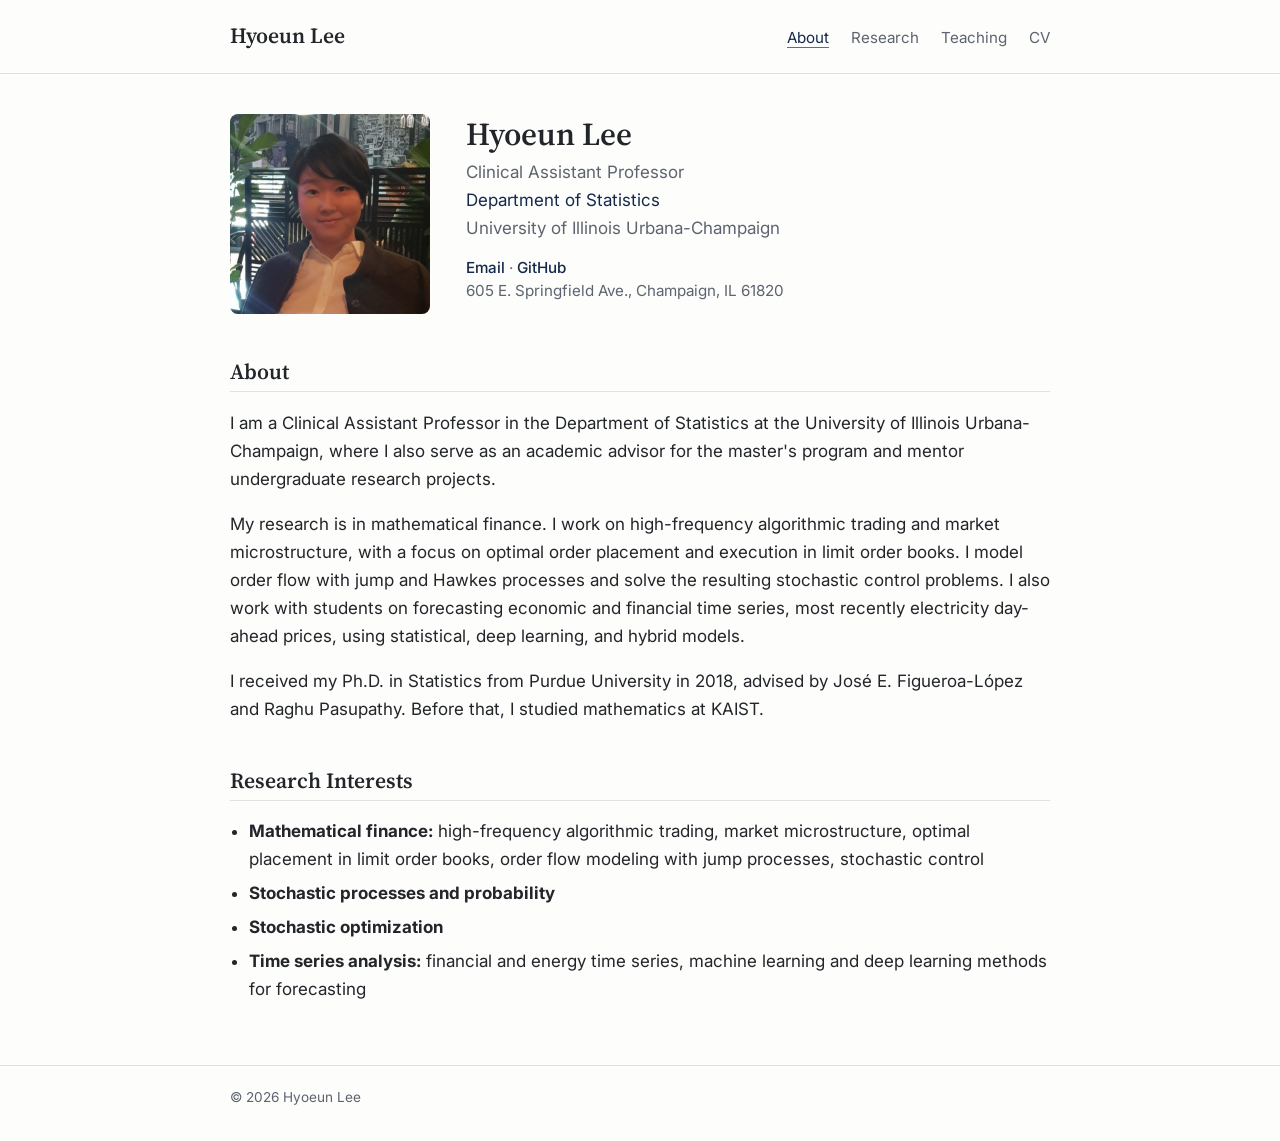
<file: index.html>
<!DOCTYPE html>
<html lang="en">
<head>
  <meta charset="utf-8">
  <meta name="viewport" content="width=device-width, initial-scale=1">
  <title>Hyoeun Lee</title>
  <meta name="description" content="Hyoeun Lee, Clinical Assistant Professor, Department of Statistics, University of Illinois Urbana-Champaign. Research in mathematical finance, limit order books, and stochastic control.">
  <link rel="preconnect" href="https://fonts.googleapis.com">
  <link rel="preconnect" href="https://fonts.gstatic.com" crossorigin>
  <link href="https://fonts.googleapis.com/css2?family=Inter:wght@400;500;600&family=Source+Serif+4:wght@400;600&display=swap" rel="stylesheet">
  <link rel="stylesheet" href="style.css">
</head>
<body>
  <header class="site-header">
    <div class="wrap">
      <a class="site-title" href="index.html">Hyoeun Lee</a>
      <nav>
        <ul>
          <li><a href="index.html" aria-current="page">About</a></li>
          <li><a href="research.html">Research</a></li>
          <li><a href="teaching.html">Teaching</a></li>
          <li><a href="cv.html">CV</a></li>
        </ul>
      </nav>
    </div>
  </header>

  <main class="wrap">
    <section class="profile">
      <!-- Add your photo as images/profile.jpg. Until then it stays hidden. -->
      <img src="images/profile.jpg" alt="Hyoeun Lee"
           onerror="this.parentElement.classList.add('no-photo'); this.remove();">
      <div>
        <h1>Hyoeun Lee</h1>
        <p class="lead">Clinical Assistant Professor<br>
          <a href="https://stat.illinois.edu/">Department of Statistics</a><br>
          University of Illinois Urbana-Champaign</p>

        <div class="contact">
          <a href="mailto:hyoeun@illinois.edu" title="hyoeun@illinois.edu">Email</a> &middot;
          <a href="https://github.com/hyoeun-lee">GitHub</a><br>
          605 E. Springfield Ave., Champaign, IL 61820
        </div>
      </div>
    </section>

    <section>
      <h2>About</h2>
      <p>I am a Clinical Assistant Professor in the Department of Statistics at the
        University of Illinois Urbana-Champaign, where I also serve as an academic
        advisor for the master's program and mentor undergraduate research projects.</p>
      <p>My research is in mathematical finance. I work on high-frequency algorithmic
        trading and market microstructure, with a focus on optimal order placement and
        execution in limit order books. I model order flow with jump and Hawkes
        processes and solve the resulting stochastic control problems. I also work with
        students on forecasting economic and financial time series, most recently
        electricity day-ahead prices, using statistical, deep learning, and hybrid models.</p>
      <p>I received my Ph.D. in Statistics from Purdue University in 2018, advised by
        José E. Figueroa-López and
        Raghu Pasupathy. Before that, I studied mathematics at KAIST.</p>
    </section>

    <section>
      <h2>Research Interests</h2>
      <ul class="interests">
        <li><strong>Mathematical finance:</strong> high-frequency algorithmic trading,
          market microstructure, optimal placement in limit order books, order flow
          modeling with jump processes, stochastic control</li>
        <li><strong>Stochastic processes and probability</strong></li>
        <li><strong>Stochastic optimization</strong></li>
        <li><strong>Time series analysis:</strong> financial and energy time series,
          machine learning and deep learning methods for forecasting</li>
      </ul>
    </section>
  </main>

  <footer>
    <div class="wrap">© 2026 Hyoeun Lee</div>
  </footer>
</body>
</html>
</file>
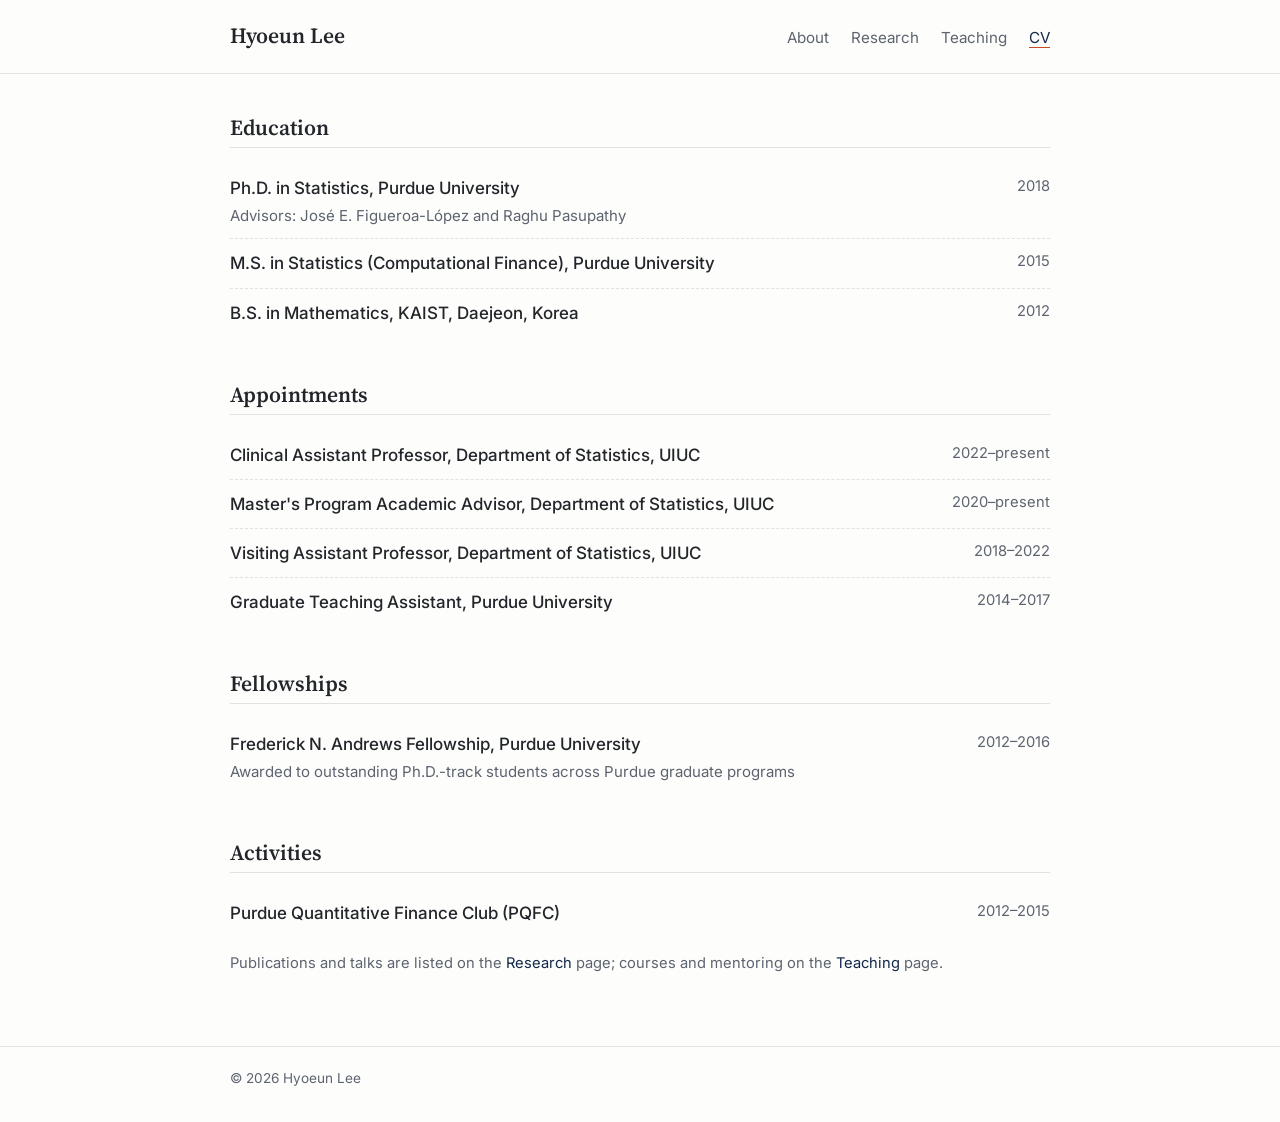
<file: cv.html>
<!DOCTYPE html>
<html lang="en">
<head>
  <meta charset="utf-8">
  <meta name="viewport" content="width=device-width, initial-scale=1">
  <title>CV · Hyoeun Lee</title>
  <meta name="description" content="Curriculum vitae of Hyoeun Lee.">
  <link rel="preconnect" href="https://fonts.googleapis.com">
  <link rel="preconnect" href="https://fonts.gstatic.com" crossorigin>
  <link href="https://fonts.googleapis.com/css2?family=Inter:wght@400;500;600&family=Source+Serif+4:wght@400;600&display=swap" rel="stylesheet">
  <link rel="stylesheet" href="style.css">
</head>
<body>
  <header class="site-header">
    <div class="wrap">
      <a class="site-title" href="index.html">Hyoeun Lee</a>
      <nav>
        <ul>
          <li><a href="index.html">About</a></li>
          <li><a href="research.html">Research</a></li>
          <li><a href="teaching.html">Teaching</a></li>
          <li><a href="cv.html" aria-current="page">CV</a></li>
        </ul>
      </nav>
    </div>
  </header>

  <main class="wrap">
    <!-- To offer a PDF download: upload your CV as files/CV_HyoeunLee.pdf, then uncomment the line below.
    <p><a class="button" href="files/CV_HyoeunLee.pdf">Download full CV (PDF)</a></p>
    -->

    <section>
      <h2>Education</h2>
      <ul class="entries">
        <li>
          <span class="what">Ph.D. in Statistics, Purdue University</span>
          <span class="when">2018</span>
          <span class="detail">Advisors: José E. Figueroa-López and Raghu Pasupathy</span>
        </li>
        <li>
          <span class="what">M.S. in Statistics (Computational Finance), Purdue University</span>
          <span class="when">2015</span>
        </li>
        <li>
          <span class="what">B.S. in Mathematics, KAIST, Daejeon, Korea</span>
          <span class="when">2012</span>
        </li>
      </ul>
    </section>

    <section>
      <h2>Appointments</h2>
      <ul class="entries">
        <li>
          <span class="what">Clinical Assistant Professor, Department of Statistics, UIUC</span>
          <span class="when">2022–present</span>
        </li>
        <li>
          <span class="what">Master's Program Academic Advisor, Department of Statistics, UIUC</span>
          <span class="when">2020–present</span>
        </li>
        <li>
          <span class="what">Visiting Assistant Professor, Department of Statistics, UIUC</span>
          <span class="when">2018–2022</span>
        </li>
        <li>
          <span class="what">Graduate Teaching Assistant, Purdue University</span>
          <span class="when">2014–2017</span>
        </li>
      </ul>
    </section>

    <section>
      <h2>Fellowships</h2>
      <ul class="entries">
        <li>
          <span class="what">Frederick N. Andrews Fellowship, Purdue University</span>
          <span class="when">2012–2016</span>
          <span class="detail">Awarded to outstanding Ph.D.-track students across Purdue graduate programs</span>
        </li>
      </ul>
    </section>

    <section>
      <h2>Activities</h2>
      <ul class="entries">
        <li>
          <span class="what">Purdue Quantitative Finance Club (PQFC)</span>
          <span class="when">2012–2015</span>
        </li>
      </ul>
    </section>

    <p class="note">Publications and talks are listed on the <a href="research.html">Research</a> page;
      courses and mentoring on the <a href="teaching.html">Teaching</a> page.</p>
  </main>

  <footer>
    <div class="wrap">© 2026 Hyoeun Lee</div>
  </footer>
</body>
</html>
</file>
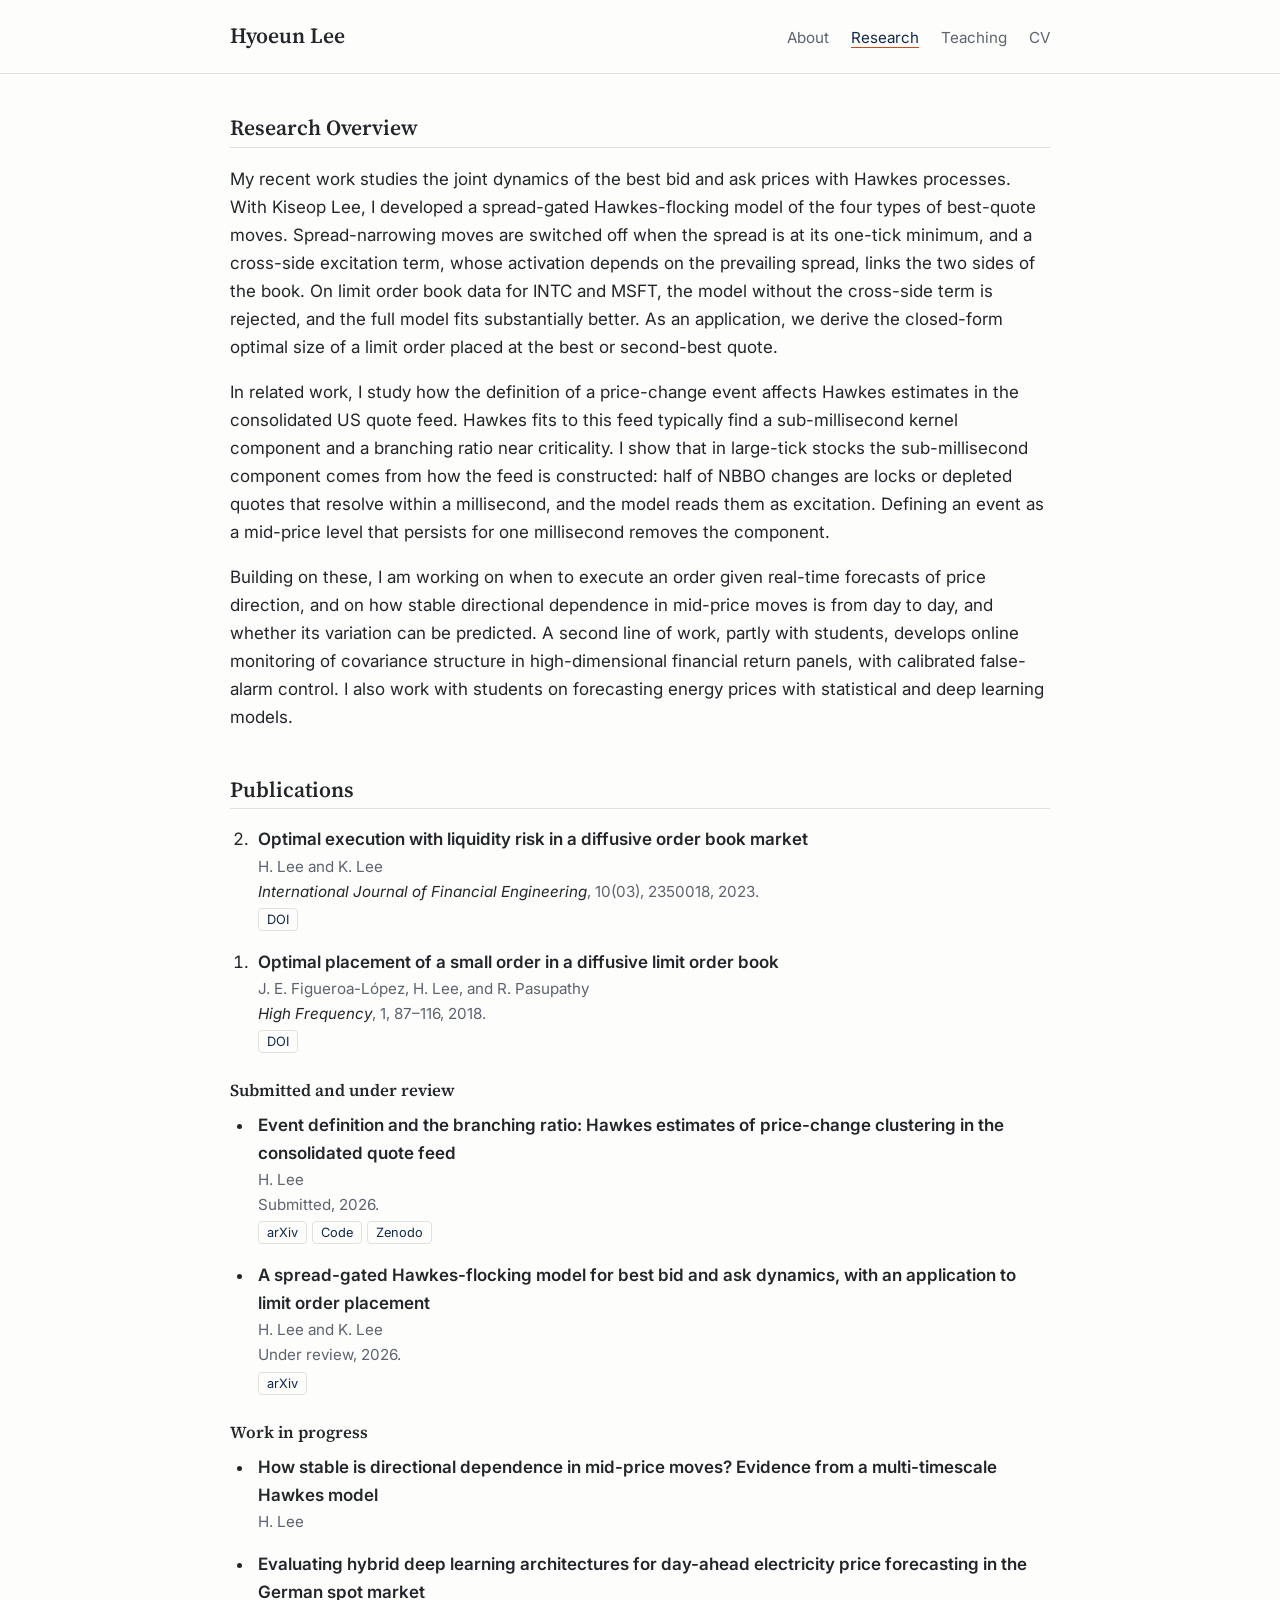
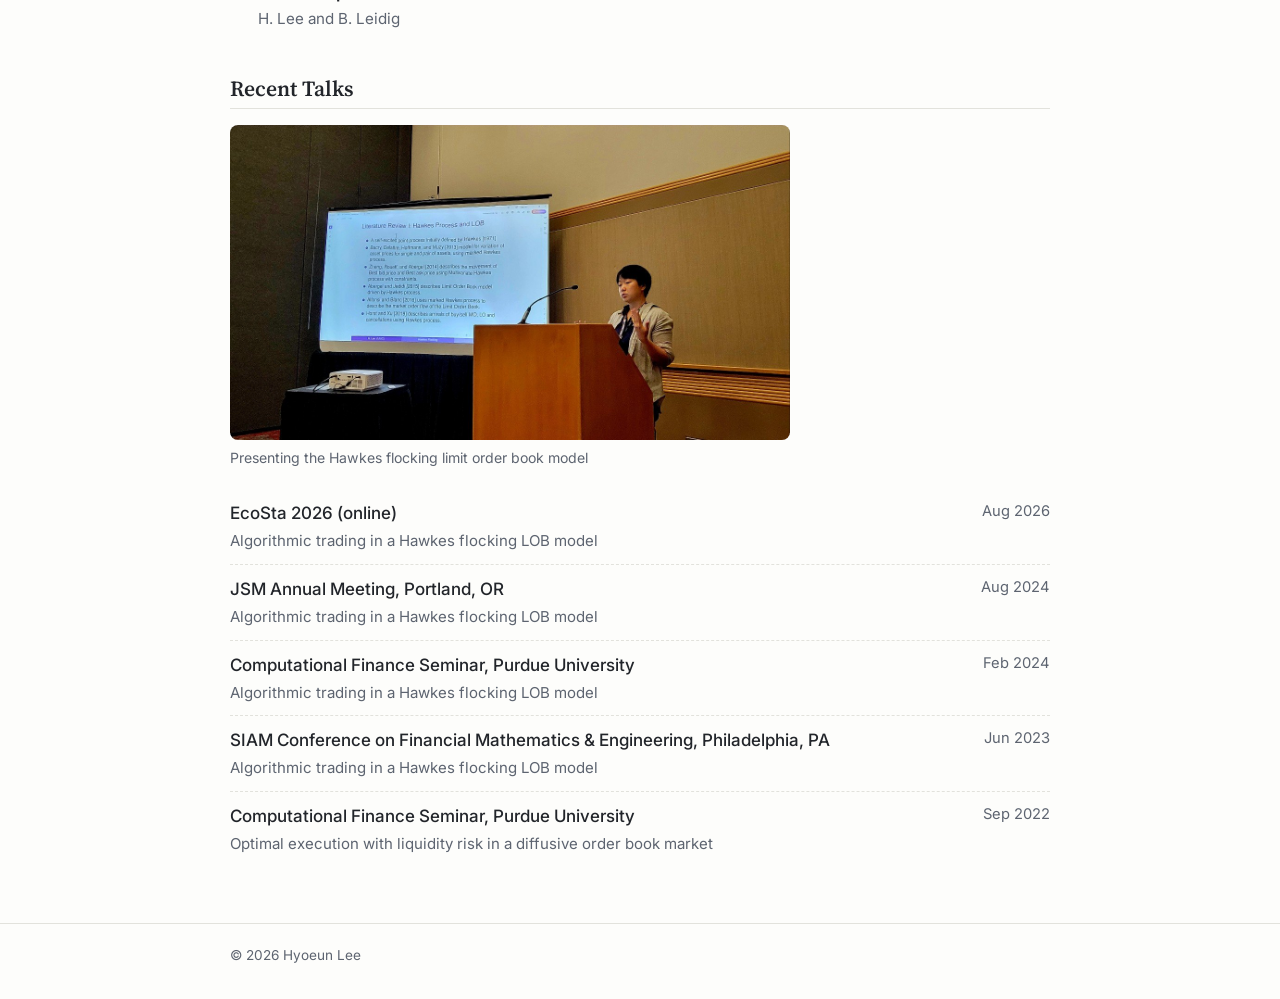
<file: research.html>
<!DOCTYPE html>
<html lang="en">
<head>
  <meta charset="utf-8">
  <meta name="viewport" content="width=device-width, initial-scale=1">
  <title>Research · Hyoeun Lee</title>
  <meta name="description" content="Publications and talks by Hyoeun Lee.">
  <link rel="preconnect" href="https://fonts.googleapis.com">
  <link rel="preconnect" href="https://fonts.gstatic.com" crossorigin>
  <link href="https://fonts.googleapis.com/css2?family=Inter:wght@400;500;600&family=Source+Serif+4:wght@400;600&display=swap" rel="stylesheet">
  <link rel="stylesheet" href="style.css">
</head>
<body>
  <header class="site-header">
    <div class="wrap">
      <a class="site-title" href="index.html">Hyoeun Lee</a>
      <nav>
        <ul>
          <li><a href="index.html">About</a></li>
          <li><a href="research.html" aria-current="page">Research</a></li>
          <li><a href="teaching.html">Teaching</a></li>
          <li><a href="cv.html">CV</a></li>
        </ul>
      </nav>
    </div>
  </header>

  <main class="wrap">
    <section>
      <h2>Research Overview</h2>
      <p>My recent work studies the joint dynamics of the best bid and ask prices with Hawkes
        processes. With Kiseop Lee, I developed a spread-gated Hawkes-flocking model of the four
        types of best-quote moves. Spread-narrowing moves are switched off when the spread is at its
        one-tick minimum, and a cross-side excitation term, whose activation depends on the
        prevailing spread, links the two sides of the book. On limit order book data for INTC and
        MSFT, the model without the cross-side term is rejected, and the full model fits
        substantially better.
        As an application, we derive the closed-form optimal size of a limit order placed at the
        best or second-best quote.</p>
      <p>In related work, I study how the definition of a price-change event affects Hawkes
        estimates in the consolidated US quote feed. Hawkes fits to this feed typically find a
        sub-millisecond kernel component and a branching ratio near criticality. I show that in
        large-tick stocks the sub-millisecond component comes from how the feed is constructed: half
        of NBBO changes are locks or depleted quotes that resolve within a millisecond, and the
        model reads them as excitation. Defining an event as a mid-price level that persists for one
        millisecond removes the component.</p>
      <p>Building on these, I am working on when to execute an order given real-time forecasts of
        price direction, and on how stable directional dependence in mid-price moves is from day
        to day, and whether its variation can be predicted.
        A second line of work, partly with students, develops online monitoring of covariance
        structure in high-dimensional financial return panels, with calibrated false-alarm control.
        I also work with students on forecasting energy prices with statistical and deep learning
        models.</p>
    </section>

    <section>
      <h2>Publications</h2>
      <ol class="pubs" reversed>
        <li>
          <div class="title">Optimal execution with liquidity risk in a diffusive order book market</div>
          <div class="authors">H. Lee and K. Lee</div>
          <div class="venue"><em>International Journal of Financial Engineering</em>, 10(03), 2350018, 2023.</div>
          <div class="links"><a href="https://doi.org/10.1142/S2424786323500184">DOI</a></div>
        </li>
        <li>
          <div class="title">Optimal placement of a small order in a diffusive limit order book</div>
          <div class="authors">J. E. Figueroa-López, H. Lee, and R. Pasupathy</div>
          <div class="venue"><em>High Frequency</em>, 1, 87–116, 2018.</div>
          <div class="links"><a href="https://doi.org/10.1002/hf2.10017">DOI</a></div>
        </li>
      </ol>

      <h3>Submitted and under review</h3>
      <ul class="pubs">
        <li>
          <div class="title">Event definition and the branching ratio: Hawkes estimates of price-change clustering in the consolidated quote feed</div>
          <div class="authors">H. Lee</div>
          <div class="venue">Submitted, 2026.</div>
          <div class="links"><a href="https://arxiv.org/abs/2610.36317">arXiv</a> <a href="https://github.com/hyoeun-lee/hawkes-nbbo-events">Code</a> <a href="https://doi.org/10.5281/zenodo.23675006">Zenodo</a></div>
        </li>
        <li>
          <div class="title">A spread-gated Hawkes-flocking model for best bid and ask dynamics, with an application to limit order placement</div>
          <div class="authors">H. Lee and K. Lee</div>
          <div class="venue">Under review, 2026.</div>
          <div class="links"><a href="https://arxiv.org/abs/2609.36631">arXiv</a></div>
        </li>
      </ul>

      <h3>Work in progress</h3>
      <ul class="pubs">
        <li>
          <div class="title">How stable is directional dependence in mid-price moves? Evidence from a multi-timescale Hawkes model</div>
          <div class="authors">H. Lee</div>
        </li>
        <li>
          <div class="title">Evaluating hybrid deep learning architectures for day-ahead electricity price forecasting in the German spot market</div>
          <div class="authors">H. Lee and B. Leidig</div>
        </li>
      </ul>
    </section>

    <section>
      <h2>Recent Talks</h2>
      <figure class="photo">
        <img src="images/talk.jpg" alt="Hyoeun Lee presenting a talk on Hawkes processes and limit order books" loading="lazy">
        <figcaption>Presenting the Hawkes flocking limit order book model</figcaption>
      </figure>
      <ul class="entries">
        <li>
          <span class="what">EcoSta 2026 (online)</span>
          <span class="when">Aug 2026</span>
          <span class="detail">Algorithmic trading in a Hawkes flocking LOB model</span>
        </li>
        <li>
          <span class="what">JSM Annual Meeting, Portland, OR</span>
          <span class="when">Aug 2024</span>
          <span class="detail">Algorithmic trading in a Hawkes flocking LOB model</span>
        </li>
        <li>
          <span class="what">Computational Finance Seminar, Purdue University</span>
          <span class="when">Feb 2024</span>
          <span class="detail">Algorithmic trading in a Hawkes flocking LOB model</span>
        </li>
        <li>
          <span class="what">SIAM Conference on Financial Mathematics &amp; Engineering, Philadelphia, PA</span>
          <span class="when">Jun 2023</span>
          <span class="detail">Algorithmic trading in a Hawkes flocking LOB model</span>
        </li>
        <li>
          <span class="what">Computational Finance Seminar, Purdue University</span>
          <span class="when">Sep 2022</span>
          <span class="detail">Optimal execution with liquidity risk in a diffusive order book market</span>
        </li>
      </ul>
    </section>
  </main>

  <footer>
    <div class="wrap">© 2026 Hyoeun Lee</div>
  </footer>
</body>
</html>
</file>
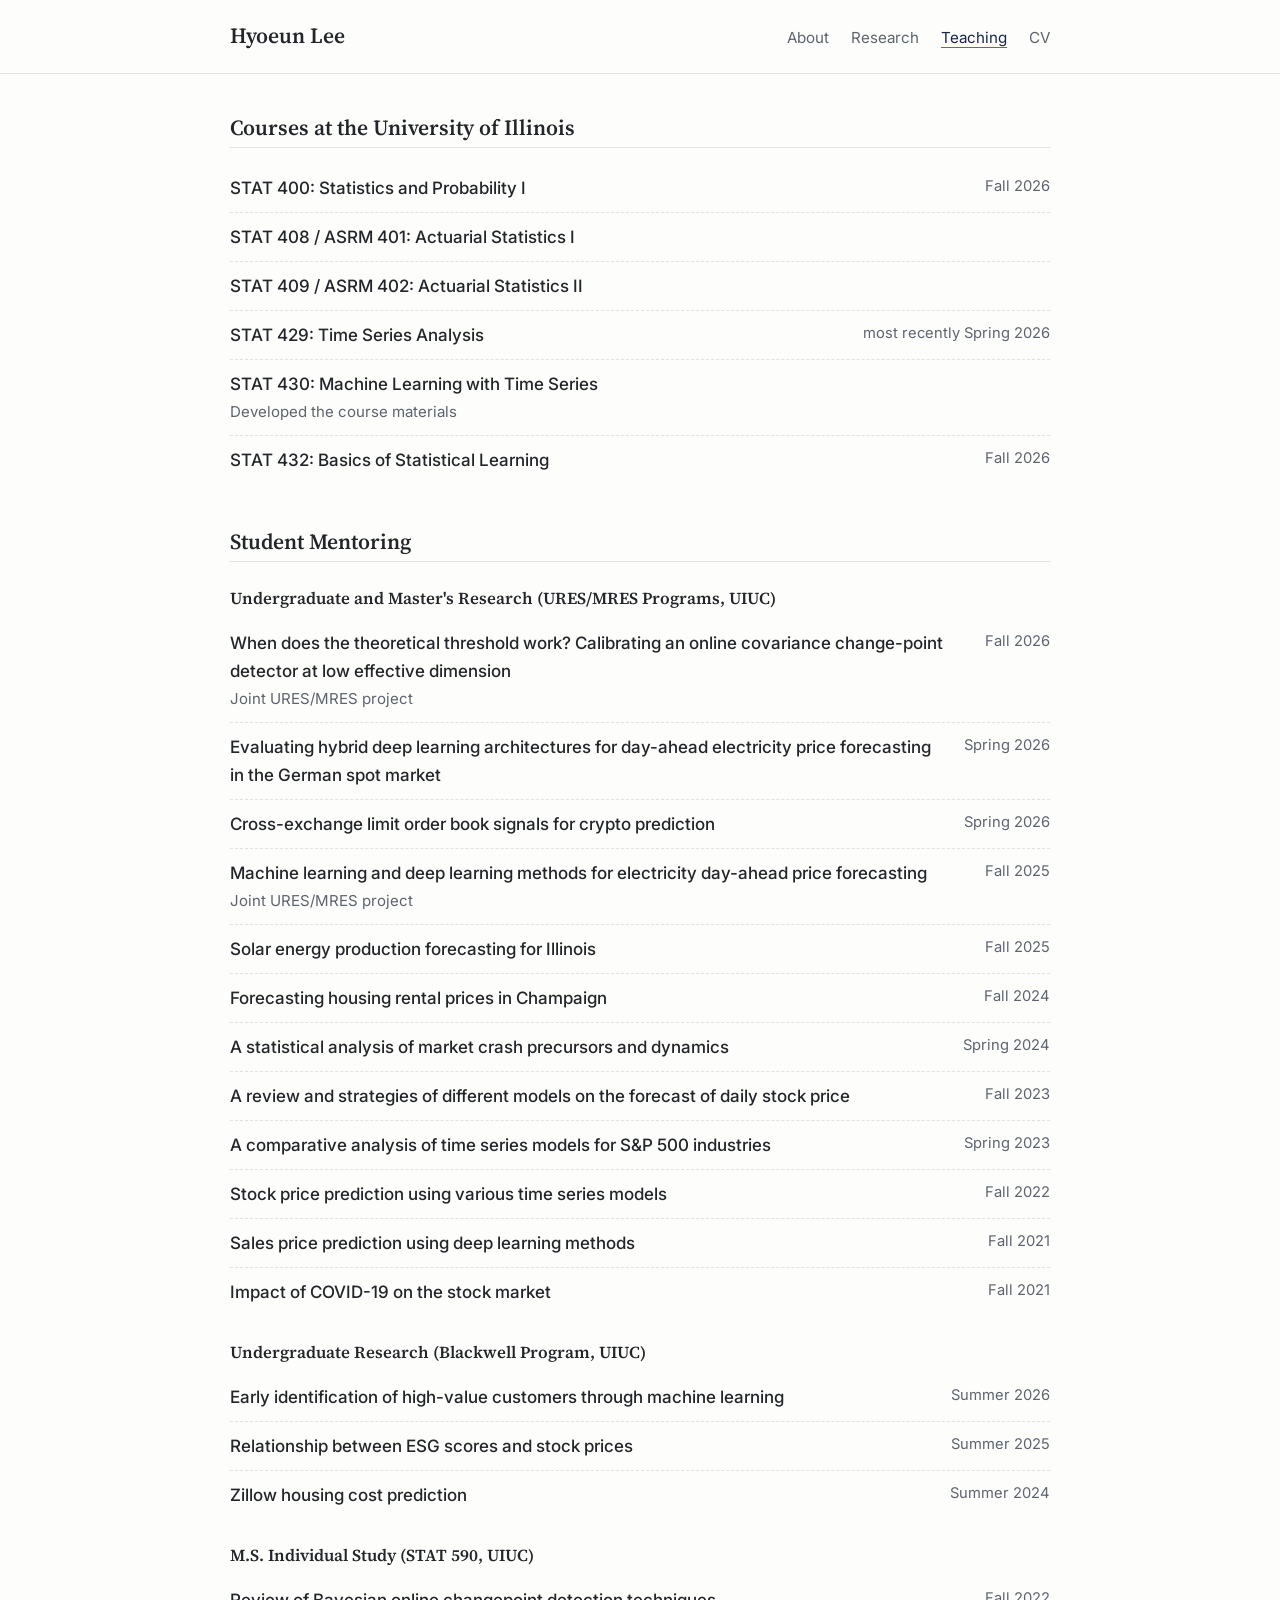
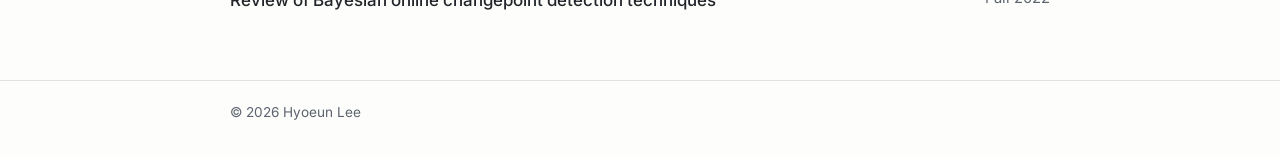
<file: teaching.html>
<!DOCTYPE html>
<html lang="en">
<head>
  <meta charset="utf-8">
  <meta name="viewport" content="width=device-width, initial-scale=1">
  <title>Teaching · Hyoeun Lee</title>
  <meta name="description" content="Courses taught and students mentored by Hyoeun Lee.">
  <link rel="preconnect" href="https://fonts.googleapis.com">
  <link rel="preconnect" href="https://fonts.gstatic.com" crossorigin>
  <link href="https://fonts.googleapis.com/css2?family=Inter:wght@400;500;600&family=Source+Serif+4:wght@400;600&display=swap" rel="stylesheet">
  <link rel="stylesheet" href="style.css">
</head>
<body>
  <header class="site-header">
    <div class="wrap">
      <a class="site-title" href="index.html">Hyoeun Lee</a>
      <nav>
        <ul>
          <li><a href="index.html">About</a></li>
          <li><a href="research.html">Research</a></li>
          <li><a href="teaching.html" aria-current="page">Teaching</a></li>
          <li><a href="cv.html">CV</a></li>
        </ul>
      </nav>
    </div>
  </header>

  <main class="wrap">
    <section>
      <h2>Courses at the University of Illinois</h2>
      <ul class="entries">
        <li><span class="what">STAT 400: Statistics and Probability I</span><span class="when">Fall 2026</span></li>
        <li><span class="what">STAT 408 / ASRM 401: Actuarial Statistics I</span></li>
        <li><span class="what">STAT 409 / ASRM 402: Actuarial Statistics II</span></li>
        <li><span class="what">STAT 429: Time Series Analysis</span><span class="when">most recently Spring 2026</span></li>
        <li><span class="what">STAT 430: Machine Learning with Time Series</span>
          <span class="detail">Developed the course materials</span></li>
        <li><span class="what">STAT 432: Basics of Statistical Learning</span><span class="when">Fall 2026</span></li>
      </ul>

    </section>

    <section>
      <h2>Student Mentoring</h2>

      <h3>Undergraduate and Master's Research (URES/MRES Programs, UIUC)</h3>
      <ul class="entries">
        <li><span class="what">When does the theoretical threshold work? Calibrating an online covariance change-point detector at low effective dimension</span><span class="when">Fall 2026</span>
          <span class="detail">Joint URES/MRES project</span></li>
        <li><span class="what">Evaluating hybrid deep learning architectures for day-ahead electricity price forecasting in the German spot market</span><span class="when">Spring 2026</span></li>
        <li><span class="what">Cross-exchange limit order book signals for crypto prediction</span><span class="when">Spring 2026</span></li>
        <li><span class="what">Machine learning and deep learning methods for electricity day-ahead price forecasting</span><span class="when">Fall 2025</span>
          <span class="detail">Joint URES/MRES project</span></li>
        <li><span class="what">Solar energy production forecasting for Illinois</span><span class="when">Fall 2025</span></li>
        <li><span class="what">Forecasting housing rental prices in Champaign</span><span class="when">Fall 2024</span></li>
        <li><span class="what">A statistical analysis of market crash precursors and dynamics</span><span class="when">Spring 2024</span></li>
        <li><span class="what">A review and strategies of different models on the forecast of daily stock price</span><span class="when">Fall 2023</span></li>
        <li><span class="what">A comparative analysis of time series models for S&amp;P 500 industries</span><span class="when">Spring 2023</span></li>
        <li><span class="what">Stock price prediction using various time series models</span><span class="when">Fall 2022</span></li>
        <li><span class="what">Sales price prediction using deep learning methods</span><span class="when">Fall 2021</span></li>
        <li><span class="what">Impact of COVID-19 on the stock market</span><span class="when">Fall 2021</span></li>
      </ul>

      <h3>Undergraduate Research (Blackwell Program, UIUC)</h3>
      <ul class="entries">
        <li><span class="what">Early identification of high-value customers through machine learning</span><span class="when">Summer 2026</span></li>
        <li><span class="what">Relationship between ESG scores and stock prices</span><span class="when">Summer 2025</span></li>
        <li><span class="what">Zillow housing cost prediction</span><span class="when">Summer 2024</span></li>
      </ul>

      <h3>M.S. Individual Study (STAT 590, UIUC)</h3>
      <ul class="entries">
        <li><span class="what">Review of Bayesian online changepoint detection techniques</span><span class="when">Fall 2022</span></li>
      </ul>
    </section>
  </main>

  <footer>
    <div class="wrap">© 2026 Hyoeun Lee</div>
  </footer>
</body>
</html>
</file>
<file: style.css>
:root {
  --bg: #fdfdfb;
  --text: #22252a;
  --muted: #5d6470;
  --rule: #e2e2dc;
  --accent: #13294b;      /* Illinois navy */
  --accent-2: #c84b1f;    /* Illinois orange, darkened for contrast */
  --card: #f4f4ef;
  --serif: "Source Serif 4", Georgia, "Times New Roman", serif;
  --sans: "Inter", -apple-system, BlinkMacSystemFont, "Segoe UI", Helvetica, Arial, sans-serif;
}

@media (prefers-color-scheme: dark) {
  :root {
    --bg: #15171b;
    --text: #e5e6e8;
    --muted: #a0a6b0;
    --rule: #2c3038;
    --accent: #9db8e8;
    --accent-2: #f08a5d;
    --card: #1d2026;
  }
}

* { box-sizing: border-box; }

html { -webkit-text-size-adjust: 100%; }

body {
  margin: 0;
  background: var(--bg);
  color: var(--text);
  font-family: var(--sans);
  font-size: 17px;
  line-height: 1.65;
}

a { color: var(--accent); text-decoration: none; border-bottom: 1px solid transparent; }
a:hover { border-bottom-color: currentColor; }

.wrap { max-width: 860px; margin: 0 auto; padding: 0 20px; }

/* ---------- Header / nav ---------- */
.site-header {
  border-bottom: 1px solid var(--rule);
  padding: 18px 0;
}
.site-header .wrap {
  display: flex;
  flex-wrap: wrap;
  align-items: baseline;
  justify-content: space-between;
  gap: 8px 24px;
}
.site-title {
  font-family: var(--serif);
  font-size: 1.35rem;
  font-weight: 600;
  color: var(--text);
}
.site-title:hover { border-bottom-color: transparent; }
nav ul { list-style: none; margin: 0; padding: 0; display: flex; flex-wrap: wrap; gap: 4px 22px; }
nav a { color: var(--muted); font-size: 0.95rem; }
nav a:hover, nav a[aria-current="page"] { color: var(--accent); }
nav a[aria-current="page"] { border-bottom-color: var(--accent-2); }

/* ---------- Main ---------- */
main.wrap { padding-top: 40px; padding-bottom: 56px; }

h1, h2, h3 { font-family: var(--serif); line-height: 1.25; color: var(--text); }
h1 { font-size: 2rem; margin: 0 0 4px; font-weight: 600; }
h2 {
  font-size: 1.35rem;
  font-weight: 600;
  margin: 44px 0 16px;
  padding-bottom: 6px;
  border-bottom: 1px solid var(--rule);
}
h3 { font-size: 1.05rem; margin: 26px 0 10px; font-weight: 600; }
main > h2:first-child, section:first-child > h2 { margin-top: 0; }

.lead { color: var(--muted); margin: 0 0 4px; }

/* ---------- Profile (home) ---------- */
.profile {
  display: grid;
  grid-template-columns: 200px 1fr;
  gap: 36px;
  align-items: start;
}
.profile img {
  width: 200px;
  height: 200px;
  object-fit: cover;
  border-radius: 8px;
  background: var(--card);
}
.profile .contact { margin-top: 14px; font-size: 0.95rem; color: var(--muted); line-height: 1.55; }
.profile .contact a { font-weight: 500; }
.profile.no-photo { grid-template-columns: 1fr; }
@media (max-width: 640px) {
  .profile { grid-template-columns: 1fr; gap: 20px; }
  .profile img { width: 150px; height: 150px; }
}

.interests { padding-left: 1.1em; margin: 0; }
.interests li { margin-bottom: 6px; }

/* ---------- Entry lists (pubs, talks, cv) ---------- */
.entries { list-style: none; margin: 0; padding: 0; }
.entries > li {
  display: grid;
  grid-template-columns: 1fr auto;
  gap: 2px 20px;
  padding: 10px 0;
  border-bottom: 1px dashed var(--rule);
}
.entries > li:last-child { border-bottom: 0; }
.entries .what { font-weight: 500; }
.entries .when { color: var(--muted); font-size: 0.92rem; white-space: nowrap; text-align: right; }
.entries .detail { grid-column: 1 / -1; color: var(--muted); font-size: 0.94rem; }
@media (max-width: 640px) {
  .entries > li { grid-template-columns: 1fr; }
  .entries .when { text-align: left; }
}

.pubs { margin: 0; padding-left: 1.4em; }
.pubs li { margin-bottom: 16px; padding-left: 4px; }
.pubs .title { font-weight: 600; }
.pubs .authors, .pubs .venue { color: var(--muted); font-size: 0.95rem; }
.pubs .venue em { color: var(--text); }
.pubs .links a {
  display: inline-block;
  font-size: 0.8rem;
  padding: 0 8px;
  margin-top: 4px;
  border: 1px solid var(--rule);
  border-radius: 4px;
}
.pubs .links a:hover { border-color: var(--accent); }

.button {
  display: inline-block;
  padding: 8px 16px;
  border: 1px solid var(--accent);
  border-radius: 6px;
  font-weight: 500;
}
.button:hover { background: var(--accent); color: var(--bg); border-bottom-color: var(--accent); }

.photo { margin: 0 0 20px; max-width: 560px; }
.photo img { width: 100%; height: auto; border-radius: 8px; display: block; }
.photo figcaption { color: var(--muted); font-size: 0.88rem; margin-top: 6px; }

.note { color: var(--muted); font-size: 0.92rem; }

/* ---------- Footer ---------- */
footer {
  border-top: 1px solid var(--rule);
  padding: 20px 0 32px;
  color: var(--muted);
  font-size: 0.85rem;
}
</file>
